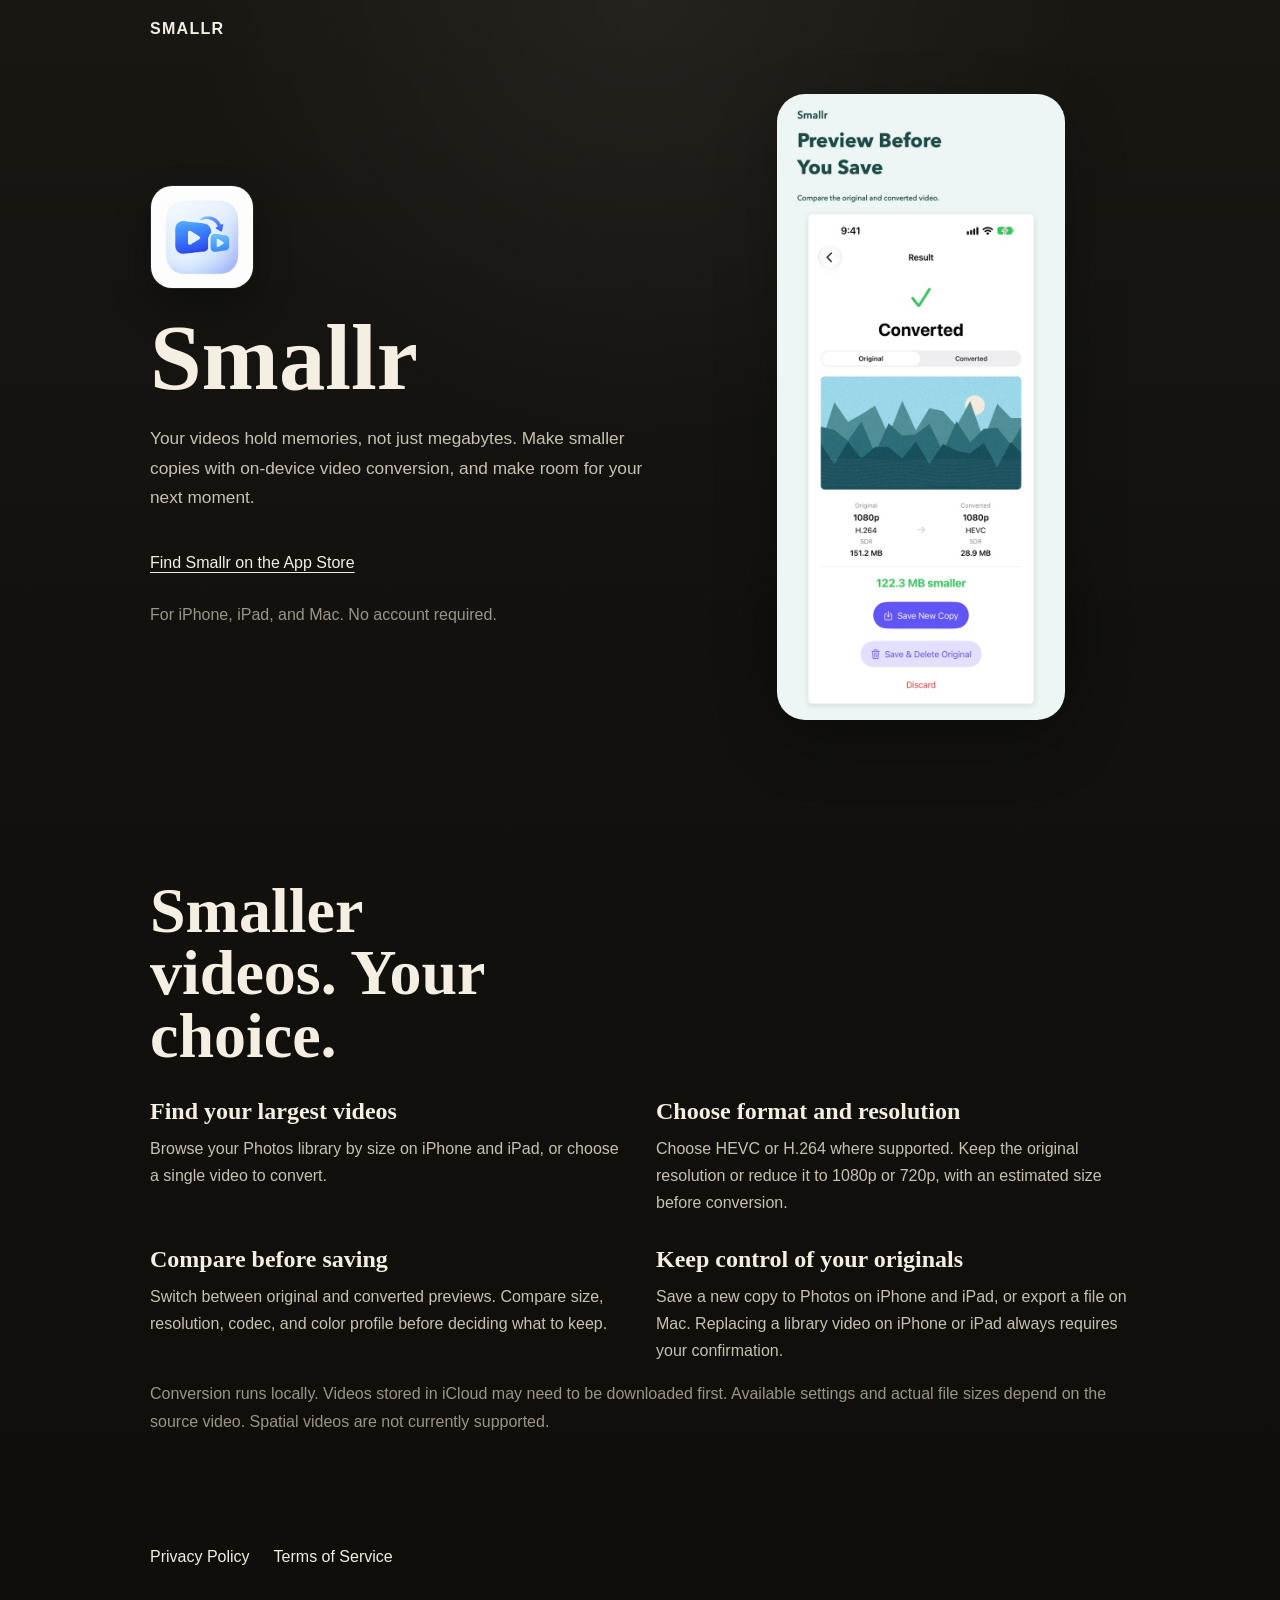
<file: website/index.html>
<!DOCTYPE html>
<html lang="en">

<head>
	<meta charset="UTF-8" />
	<meta name="viewport" content="width=device-width, initial-scale=1.0" />
	<title>Smallr | Make Room for Your Next Moment</title>
	<meta name="description"
		content="Make smaller copies of your videos with Smallr. Find large videos, choose format and resolution, and compare before saving. Conversion runs on your device." />
	<meta name="theme-color" content="#12110e" />
	<link rel="canonical" href="https://omitlens.com/apps/smallr/" />
	<link rel="icon" type="image/png" href="./images/smallr.png" />
	<meta property="og:title" content="Smallr | Make Room for Your Next Moment" />
	<meta property="og:description" content="Smaller videos. More room for memories. Convert on your device and compare before saving." />
	<meta property="og:type" content="website" />
	<meta property="og:url" content="https://omitlens.com/apps/smallr/" />
	<meta property="og:image" content="https://omitlens.com/apps/smallr/images/smallr.png" />
	<meta name="twitter:card" content="summary" />
	<link rel="stylesheet" href="./styles.css" />
</head>

<body>
	<header class="site-header" id="top">
		<a class="brand" href="#top" aria-label="Smallr home">Smallr</a>
	</header>

	<main>
		<section class="hero section" aria-labelledby="hero-title">
			<div class="hero-copy">
				<img class="app-icon" src="./images/smallr.png" alt="Smallr app icon" width="1254" height="1254" />
				<h1 id="hero-title">Smallr</h1>
				<p class="hero-text">
					Your videos hold memories, not just megabytes. Make smaller copies with
					on-device video conversion, and make room for your next moment.
				</p>
				<div class="hero-actions">
					<a href="https://apps.apple.com/us/search?term=Smallr" class="app-store-link" target="_blank"
						rel="noopener">
						Find Smallr on the App Store
					</a>
				</div>
				<p class="hero-note">For iPhone, iPad, and Mac. No account required.</p>
			</div>

			<div class="hero-visual" aria-label="Smallr video conversion preview">
				<figure class="main-shot">
					<img class="post-image" src="./images/smallr-preview.jpg" width="660" height="1434"
						alt="Smallr showing original and converted video previews before saving a new copy" />
				</figure>
			</div>
		</section>
		<section class="section" aria-labelledby="features-title">
			<h2 id="features-title">Smaller videos. Your choice.</h2>
			<div class="simple-grid">
				<div>
					<h3>Find your largest videos</h3>
					<p>Browse your Photos library by size on iPhone and iPad, or choose a single video to convert.</p>
				</div>
				<div>
					<h3>Choose format and resolution</h3>
					<p>Choose HEVC or H.264 where supported. Keep the original resolution or reduce it to 1080p or 720p, with an estimated size before conversion.</p>
				</div>
				<div>
					<h3>Compare before saving</h3>
					<p>Switch between original and converted previews. Compare size, resolution, codec, and color profile before deciding what to keep.</p>
				</div>
				<div>
					<h3>Keep control of your originals</h3>
					<p>Save a new copy to Photos on iPhone and iPad, or export a file on Mac. Replacing a library video on iPhone or iPad always requires your confirmation.</p>
				</div>
			</div>
			<p class="hero-note">Conversion runs locally. Videos stored in iCloud may need to be downloaded first. Available settings and actual file sizes depend on the source video. Spatial videos are not currently supported.</p>
		</section>
	</main>
	<footer class="site-header site-footer">
		<a href="./privacy.html">Privacy Policy</a>
		<a href="./tos.html">Terms of Service</a>
	</footer>
</body>

</html>
</file>
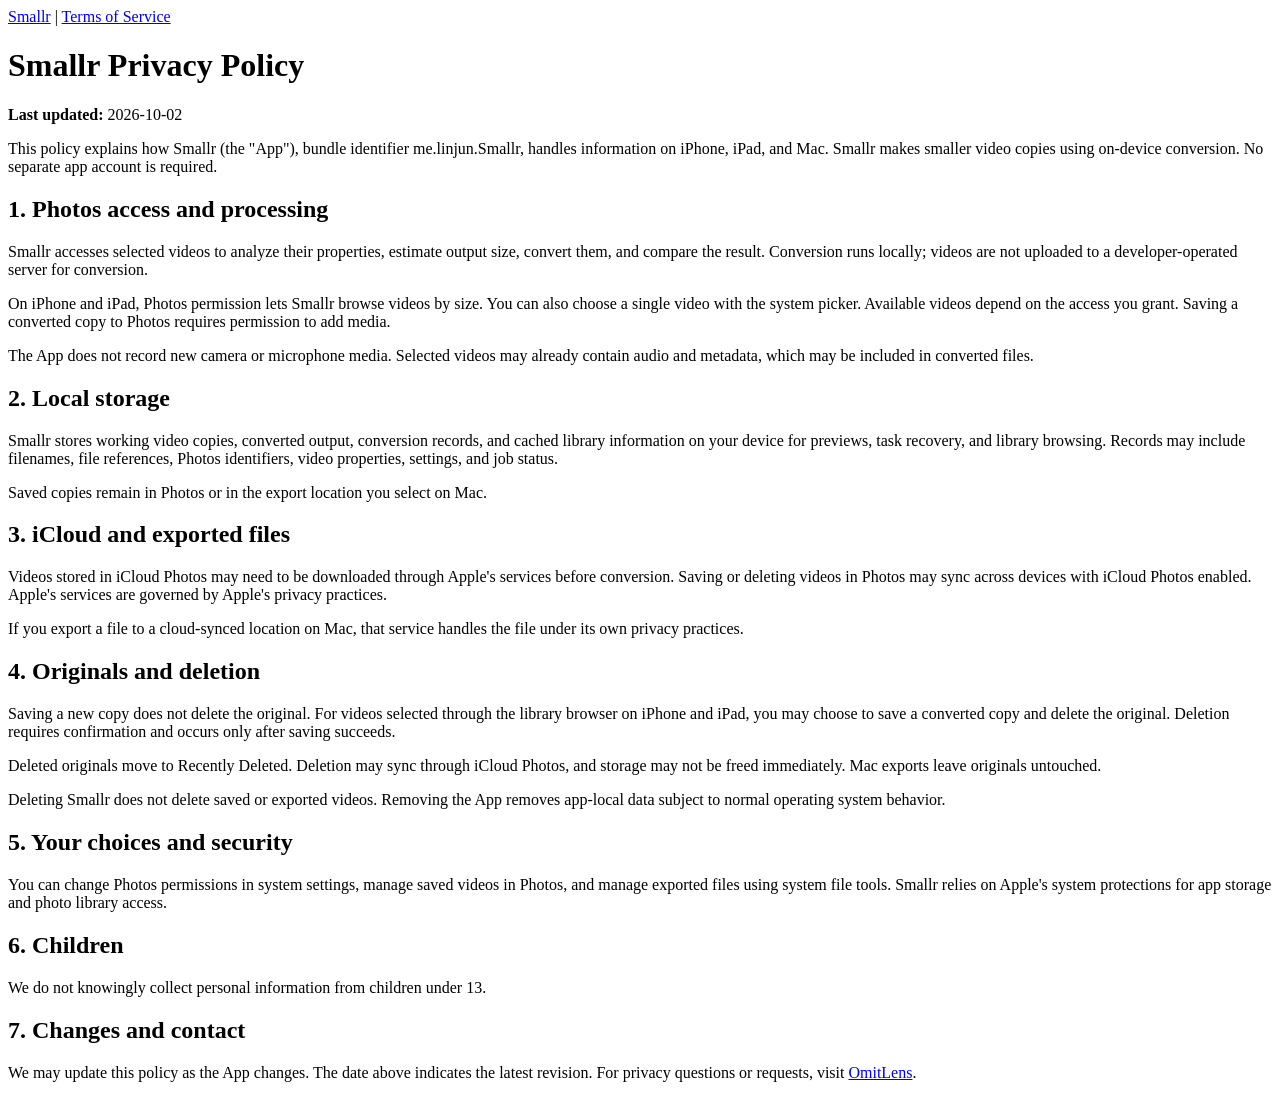
<file: website/privacy.html>
<!DOCTYPE html>
<html lang="en">

<head>
	<meta charset="UTF-8">
	<meta name="viewport" content="width=device-width, initial-scale=1.0">
	<title>Smallr Privacy Policy</title>
	<meta name="description"
		content="How Smallr handles Photos access, on-device video conversion, local storage, and videos stored in iCloud.">
	<meta name="robots" content="index, follow">
	<link rel="canonical" href="https://omitlens.com/apps/smallr/privacy.html">

	<script type="application/ld+json">
	{
		"@context": "https://schema.org",
		"@type": "BreadcrumbList",
		"itemListElement": [
			{
				"@type": "ListItem",
				"position": 1,
				"name": "Smallr",
				"item": "https://omitlens.com/apps/smallr/"
			},
			{
				"@type": "ListItem",
				"position": 2,
				"name": "Privacy Policy",
				"item": "https://omitlens.com/apps/smallr/privacy.html"
			}
		]
	}
	</script>
</head>

<body>
	<nav><a href="./index.html">Smallr</a> | <a href="./tos.html">Terms of Service</a></nav>
	<h1>Smallr Privacy Policy</h1>
	<p><strong>Last updated:</strong> 2026-10-02</p>
	<p>This policy explains how Smallr (the "App"), bundle identifier me.linjun.Smallr, handles
		information on iPhone, iPad, and Mac. Smallr makes smaller video copies using on-device
		conversion. No separate app account is required.</p>

	<h2>1. Photos access and processing</h2>
	<p>Smallr accesses selected videos to analyze their properties, estimate output size, convert
		them, and compare the result. Conversion runs locally; videos are not uploaded to a
		developer-operated server for conversion.</p>
	<p>On iPhone and iPad, Photos permission lets Smallr browse videos by size. You can also choose
		a single video with the system picker. Available videos depend on the access you grant.
		Saving a converted copy to Photos requires permission to add media.</p>
	<p>The App does not record new camera or microphone media. Selected videos may already contain
		audio and metadata, which may be included in converted files.</p>

	<h2>2. Local storage</h2>
	<p>Smallr stores working video copies, converted output, conversion records, and cached library
		information on your device for previews, task recovery, and library browsing. Records may
		include filenames, file references, Photos identifiers, video properties, settings, and job status.</p>
	<p>Saved copies remain in Photos or in the export location you select on Mac.</p>

	<h2>3. iCloud and exported files</h2>
	<p>Videos stored in iCloud Photos may need to be downloaded through Apple's services before
		conversion. Saving or deleting videos in Photos may sync across devices with iCloud Photos
		enabled. Apple's services are governed by Apple's privacy practices.</p>
	<p>If you export a file to a cloud-synced location on Mac, that service handles the file under
		its own privacy practices.</p>

	<h2>4. Originals and deletion</h2>
	<p>Saving a new copy does not delete the original. For videos selected through the library
		browser on iPhone and iPad, you may choose to save a converted copy and delete the original.
		Deletion requires confirmation and occurs only after saving succeeds.</p>
	<p>Deleted originals move to Recently Deleted. Deletion may sync through iCloud Photos, and
		storage may not be freed immediately. Mac exports leave originals untouched.</p>
	<p>Deleting Smallr does not delete saved or exported videos. Removing the App removes app-local
		data subject to normal operating system behavior.</p>

	<h2>5. Your choices and security</h2>
	<p>You can change Photos permissions in system settings, manage saved videos in Photos, and
		manage exported files using system file tools. Smallr relies on Apple's system protections
		for app storage and photo library access.</p>

	<h2>6. Children</h2>
	<p>We do not knowingly collect personal information from children under 13.</p>

	<h2>7. Changes and contact</h2>
	<p>We may update this policy as the App changes. The date above indicates the latest revision.
		For privacy questions or requests, visit <a href="https://omitlens.com/">OmitLens</a>.</p>

</body>

</html>
</file>
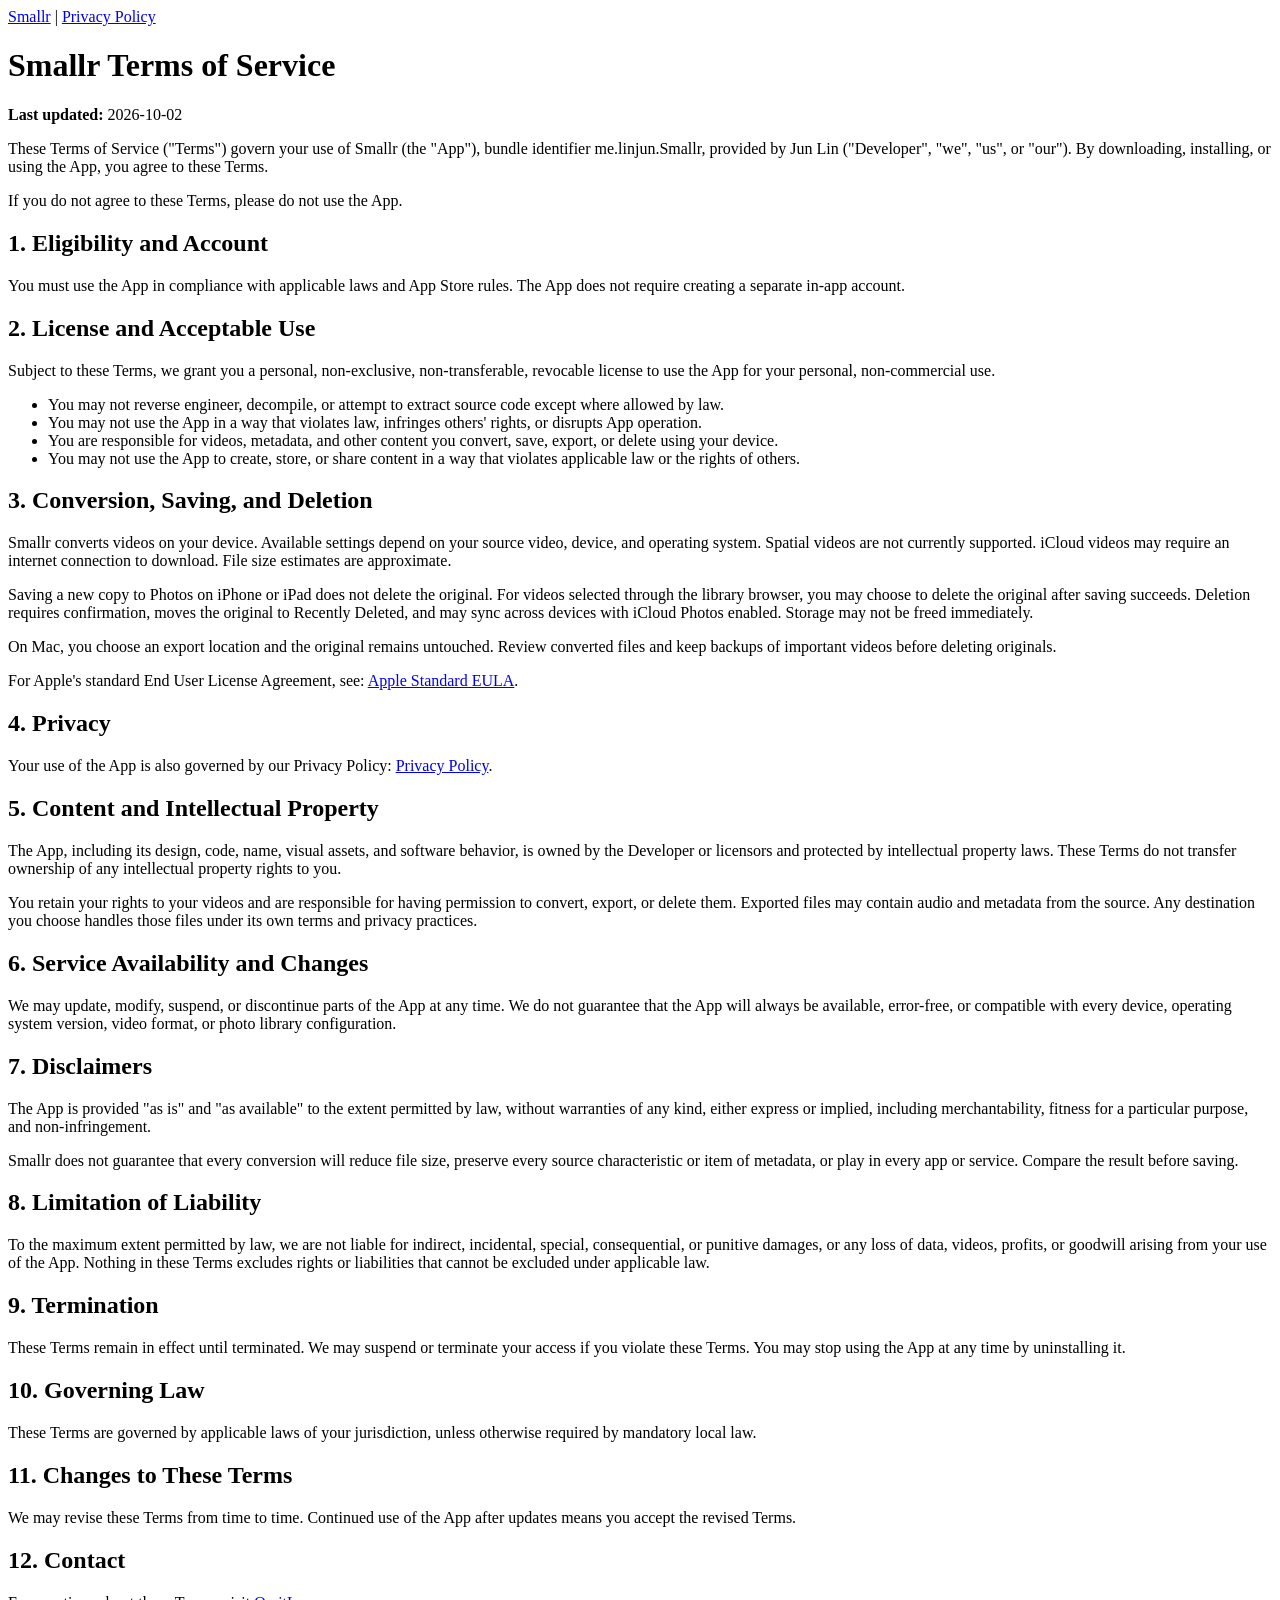
<file: website/tos.html>
<!DOCTYPE html>
<html lang="en">

<head>
	<meta charset="UTF-8">
	<meta name="viewport" content="width=device-width, initial-scale=1.0">
	<title>Smallr Terms of Service</title>
	<meta name="description"
		content="Terms for Smallr's on-device video conversion, Photos saving, file export, and optional original deletion.">
	<meta name="robots" content="index, follow">
	<link rel="canonical" href="https://omitlens.com/apps/smallr/tos.html">

	<script type="application/ld+json">
	{
		"@context": "https://schema.org",
		"@type": "BreadcrumbList",
		"itemListElement": [
			{
				"@type": "ListItem",
				"position": 1,
				"name": "Smallr",
				"item": "https://omitlens.com/apps/smallr/"
			},
			{
				"@type": "ListItem",
				"position": 2,
				"name": "Terms of Service",
				"item": "https://omitlens.com/apps/smallr/tos.html"
			}
		]
	}
	</script>
</head>

<body>
	<nav><a href="./index.html">Smallr</a> | <a href="./privacy.html">Privacy Policy</a></nav>
	<h1>Smallr Terms of Service</h1>

	<p><strong>Last updated:</strong> 2026-10-02</p>

	<p>These Terms of Service ("Terms") govern your use of Smallr (the "App"), bundle identifier me.linjun.Smallr,
		provided by Jun Lin ("Developer", "we", "us", or "our"). By downloading, installing, or using the App,
		you agree to these Terms.</p>

	<p>If you do not agree to these Terms, please do not use the App.</p>

	<h2>1. Eligibility and Account</h2>

	<p>You must use the App in compliance with applicable laws and App Store rules. The App does not require creating
		a separate in-app account.</p>

	<h2>2. License and Acceptable Use</h2>

	<p>Subject to these Terms, we grant you a personal, non-exclusive, non-transferable, revocable license to use the
		App for your personal, non-commercial use.</p>

	<ul>
		<li>You may not reverse engineer, decompile, or attempt to extract source code except where allowed by law.</li>
		<li>You may not use the App in a way that violates law, infringes others' rights, or disrupts App operation.</li>
		<li>You are responsible for videos, metadata, and other content you convert, save, export, or delete using
			your device.</li>
		<li>You may not use the App to create, store, or share content in a way that violates applicable law or the
			rights of others.</li>
	</ul>

	<h2>3. Conversion, Saving, and Deletion</h2>

	<p>Smallr converts videos on your device. Available settings depend on your source video,
		device, and operating system. Spatial videos are not currently supported. iCloud videos may
		require an internet connection to download. File size estimates are approximate.</p>
	<p>Saving a new copy to Photos on iPhone or iPad does not delete the original. For videos selected
		through the library browser, you may choose to delete the original after saving succeeds.
		Deletion requires confirmation, moves the original to Recently Deleted, and may sync across
		devices with iCloud Photos enabled. Storage may not be freed immediately.</p>
	<p>On Mac, you choose an export location and the original remains untouched. Review converted
		files and keep backups of important videos before deleting originals.</p>

	<p>For Apple's standard End User License Agreement, see:
		<a href="https://www.apple.com/legal/internet-services/itunes/dev/stdeula/">Apple Standard EULA</a>.
	</p>

	<h2>4. Privacy</h2>

	<p>Your use of the App is also governed by our Privacy Policy:
		<a href="./privacy.html">Privacy Policy</a>.
	</p>

	<h2>5. Content and Intellectual Property</h2>

	<p>The App, including its design, code, name, visual assets, and software behavior, is owned by the Developer or
		licensors and protected by intellectual property laws. These Terms do not transfer ownership of any intellectual
		property rights to you.</p>

	<p>You retain your rights to your videos and are responsible for having permission to convert,
		export, or delete them. Exported files may contain audio and metadata from the source. Any
		destination you choose handles those files under its own terms and privacy practices.</p>

	<h2>6. Service Availability and Changes</h2>

	<p>We may update, modify, suspend, or discontinue parts of the App at any time. We do not guarantee that the App
		will always be available, error-free, or compatible with every device, operating system version, video format, or photo
		library configuration.</p>

	<h2>7. Disclaimers</h2>

	<p>The App is provided "as is" and "as available" to the extent permitted by law, without warranties of any kind,
		either express or implied, including merchantability, fitness for a particular purpose, and non-infringement.</p>

	<p>Smallr does not guarantee that every conversion will reduce file size, preserve every source
		characteristic or item of metadata, or play in every app or service. Compare the result before saving.</p>

	<h2>8. Limitation of Liability</h2>

	<p>To the maximum extent permitted by law, we are not liable for indirect, incidental, special, consequential, or
		punitive damages, or any loss of data, videos, profits, or goodwill arising from your use of the App.
		Nothing in these Terms excludes rights or liabilities that cannot be excluded under applicable law.</p>

	<h2>9. Termination</h2>

	<p>These Terms remain in effect until terminated. We may suspend or terminate your access if you violate these
		Terms. You may stop using the App at any time by uninstalling it.</p>

	<h2>10. Governing Law</h2>

	<p>These Terms are governed by applicable laws of your jurisdiction, unless otherwise required by mandatory local
		law.</p>

	<h2>11. Changes to These Terms</h2>

	<p>We may revise these Terms from time to time. Continued use of the App after updates means you accept the
		revised Terms.</p>

	<h2>12. Contact</h2>

	<p>For questions about these Terms, visit <a href="https://omitlens.com/">OmitLens</a>.</p>

</body>

</html>
</file>
<file: website/styles.css>
:root {
	--bg: #12110e;
	--panel: #1a1915;
	--line: rgba(244, 239, 226, 0.12);
	--text: #f4efe2;
	--muted: #c8c1b3;
	--soft: #9b9487;
	--accent: #838665;
	--shadow: 0 22px 60px rgba(0, 0, 0, 0.26);
	--radius-lg: 24px;
	--radius-md: 18px;
	--radius-sm: 999px;
	--content-width: min(980px, calc(100vw - 2rem));
}

* {
	box-sizing: border-box;
}

body {
	margin: 0;
	min-height: 100vh;
	color: var(--text);
	background:
		radial-gradient(circle at top, rgba(255, 255, 255, 0.05), transparent 26%),
		linear-gradient(180deg, #181712 0%, #12110e 40%, #0f0e0b 100%);
	font-family: "Avenir Next", "Helvetica Neue", "Segoe UI", sans-serif;
}

body::before {
	content: "";
	position: fixed;
	inset: 0;
	pointer-events: none;
	opacity: 0.14;
	background-image:
		radial-gradient(circle at 15% 25%, rgba(255, 255, 255, 0.12) 0 1px, transparent 1px),
		radial-gradient(circle at 80% 10%, rgba(255, 255, 255, 0.08) 0 1px, transparent 1px);
	background-size: 180px 180px, 220px 220px;
	mix-blend-mode: soft-light;
}

a {
	color: inherit;
	text-decoration: none;
}

.site-header {
	width: var(--content-width);
	margin: 0 auto;
	padding: 1.25rem 0 0;
	display: flex;
	justify-content: space-between;
	align-items: center;
}

.brand {
	font-size: 1rem;
	font-weight: 700;
	letter-spacing: 0.08em;
	text-transform: uppercase;
}

.header-link,
.eyebrow,
.tile-label {
	letter-spacing: 0.08em;
	text-transform: uppercase;
}

.header-link {
	font-size: 0.75rem;
	color: var(--muted);
}

.header-link:focus-visible,
.brand:focus-visible,
.button:focus-visible,
summary:focus-visible {
	outline: 2px solid rgba(244, 239, 226, 0.5);
	outline-offset: 4px;
}

.section {
	width: var(--content-width);
	margin: 0 auto;
	padding: 5rem 0;
}

.hero {
	display: grid;
	grid-template-columns: minmax(0, 1fr) minmax(300px, 0.8fr);
	gap: 2.5rem;
	align-items: center;
	padding-top: 3.5rem;
}

.hero-copy {
	position: relative;
	z-index: 1;
}

.eyebrow {
	margin: 0 0 1rem;
	color: var(--accent);
	font-size: 0.72rem;
	font-weight: 700;
}

h1,
h2,
h3 {
	margin: 0;
	font-family: "Iowan Old Style", "Baskerville", "Times New Roman", serif;
	font-weight: 600;
	line-height: 0.98;
}

h1 {
	font-size: clamp(3.5rem, 8vw, 5.8rem);
	max-width: 9ch;
}

h2 {
	font-size: clamp(2.4rem, 5vw, 4rem);
	max-width: 12ch;
}

h3 {
	font-size: 1.5rem;
}

p {
	margin: 0;
	color: var(--muted);
	line-height: 1.7;
	font-size: 1rem;
}

.hero-text,
.final-cta p,
.strip p {
	max-width: 36rem;
}

.hero-text {
	margin-top: 1.25rem;
	font-size: 1.08rem;
}

.hero-copy .app-icon {
	width: clamp(5rem, 10vw, 6.5rem);
	margin-bottom: 1.5rem;
	border-radius: 22px;
	box-shadow: 0 18px 36px rgba(0, 0, 0, 0.28);
	border: 1px solid rgba(255, 255, 255, 0.08);
}

.hero-actions {
	display: flex;
	gap: 1rem;
	flex-wrap: wrap;
	margin-top: 1.8rem;
}

.button {
	min-height: 3.2rem;
	padding: 0.92rem 1.35rem;
	border-radius: var(--radius-sm);
	display: inline-flex;
	align-items: center;
	justify-content: center;
	border: 1px solid transparent;
}

.button-primary {
	background: linear-gradient(180deg, #f0eadf, #d8d0c1);
	color: #12110d;
}

.button-secondary {
	background: rgba(242, 238, 227, 0.05);
	border-color: var(--line);
}

.hero-note {
	margin-top: 1rem;
	color: var(--soft);
}

.hero-points {
	margin-top: 1.8rem;
	display: grid;
	gap: 0.8rem;
}

.hero-points p {
	padding: 0.9rem 1rem;
	border: 1px solid var(--line);
	border-radius: var(--radius-md);
	background: rgba(242, 238, 227, 0.04);
	color: var(--text);
	line-height: 1.5;
}

.hero-visual {
	position: relative;
	min-height: auto;
	display: flex;
	align-items: center;
	justify-content: center;
}


.hero-visual::before {
	content: none;
}

.hero-visual::after {
	content: "";
	position: absolute;
	width: 72%;
	height: 16%;
	left: 14%;
	bottom: 6%;
	border-radius: 999px;
	background: rgba(0, 0, 0, 0.32);
	filter: blur(32px);
	z-index: 0;
}

.main-shot,
.icon-tile {
	margin: 0;
	position: relative;
	z-index: 1;
}

.main-shot {
	width: min(100%, 29rem);
	padding: 0;
	border-radius: 28px;
	background: none;
	border: none;
	box-shadow: var(--shadow);
	overflow: hidden;
	transform: none;
}

.post-image {
	display: block;
	width: 100%;
	height: auto;
	aspect-ratio: 660 / 1434;
	border-radius: 0;
	object-fit: contain;
	background: #0f0e0b;
}


.icon-tile {
	position: absolute;
	left: 0;
	bottom: 1.2rem;
	width: min(44vw, 13rem);
	padding: 1rem;
	border-radius: 28px;
	background: linear-gradient(180deg, rgba(248, 243, 232, 0.12), rgba(248, 243, 232, 0.04));
	border: 1px solid rgba(255, 255, 255, 0.1);
	box-shadow: var(--shadow);
	backdrop-filter: blur(18px);
}

.tile-label {
	margin-bottom: 0.75rem;
	font-size: 0.68rem;
	font-weight: 700;
	color: var(--soft);
}

.app-icon {
	display: block;
	width: 100%;
	height: auto;
	aspect-ratio: 1;
	border-radius: 24px;
	object-fit: cover;
	background: #11100d;
}

.simple-grid {
	margin-top: 2rem;
	display: grid;
	gap: 1rem;
	grid-template-columns: repeat(2, minmax(0, 1fr));
}

.steps-grid {
	grid-template-columns: repeat(4, minmax(0, 1fr));
}

.card,
.faq-list details,
.strip,
.final-cta {
	border: 1px solid var(--line);
	background: linear-gradient(180deg, rgba(242, 238, 227, 0.07), rgba(242, 238, 227, 0.03));
	box-shadow: var(--shadow);
	border-radius: var(--radius-lg);
}

.card,
.faq-list details,
.strip,
.final-cta {
	padding: 1.5rem;
}

.card p,
.strip p,
.faq-list p {
	margin-top: 0.7rem;
}

.faq-list {
	display: grid;
	gap: 1rem;
	margin-top: 2rem;
}

summary {
	cursor: pointer;
	list-style: none;
	display: flex;
	align-items: center;
	justify-content: space-between;
	gap: 1rem;
	font-size: 1.05rem;
	color: var(--text);
}

summary::-webkit-details-marker {
	display: none;
}

summary::after {
	content: "+";
	color: var(--accent);
	font-size: 1.4rem;
	line-height: 1;
}

details[open] summary::after {
	content: "−";
}

.final-cta {
	text-align: center;
}

.final-cta h2,
.final-cta p {
	margin-left: auto;
	margin-right: auto;
}

.final-actions {
	justify-content: center;
}

.hero .main-shot {
	max-width: 18rem;
}

.app-store-link {
	display: inline-flex;
	align-items: center;
	min-height: 44px;
	text-decoration: underline;
	text-underline-offset: 4px;
}

.simple-grid {
	gap: 2rem;
}

.simple-grid p {
	margin-top: 0.7rem;
}

.site-footer {
	justify-content: flex-start;
	gap: 1.5rem;
	flex-wrap: wrap;
	padding-bottom: 2rem;
}

.site-footer a {
	display: inline-flex;
	align-items: center;
	min-height: 44px;
}

a:focus-visible {
	outline: 2px solid var(--text);
	outline-offset: 4px;
}

@media (max-width: 1080px) {

	.hero,
	.steps-grid {
		grid-template-columns: 1fr;
	}

	.hero-visual {
		min-height: auto;
		justify-content: flex-start;
		padding-top: 0.5rem;
	}

	.simple-grid {
		grid-template-columns: repeat(2, minmax(0, 1fr));
	}
}

@media (max-width: 720px) {
	.section {
		padding: 4rem 0;
	}

	.hero {
		gap: 2rem;
		padding-top: 2rem;
	}

	.hero-visual {
		min-height: auto;
		padding-top: 1rem;
		justify-content: center;
	}

	.hero-visual::before {
		inset: 10% 0 8% 0;
	}

	.hero-visual::after {
		width: 82%;
		left: 9%;
	}

	.main-shot {
		width: min(100%, 26rem);
		transform: none;
	}

	.icon-tile {
		position: static;
		width: min(100%, 11rem);
		margin: -3.5rem auto 0;
	}

	h1 {
		font-size: clamp(3rem, 14vw, 4rem);
	}

	.simple-grid,
	.steps-grid {
		grid-template-columns: 1fr;
	}

	.site-header {
		padding-top: 1rem;
	}
}
</file>
